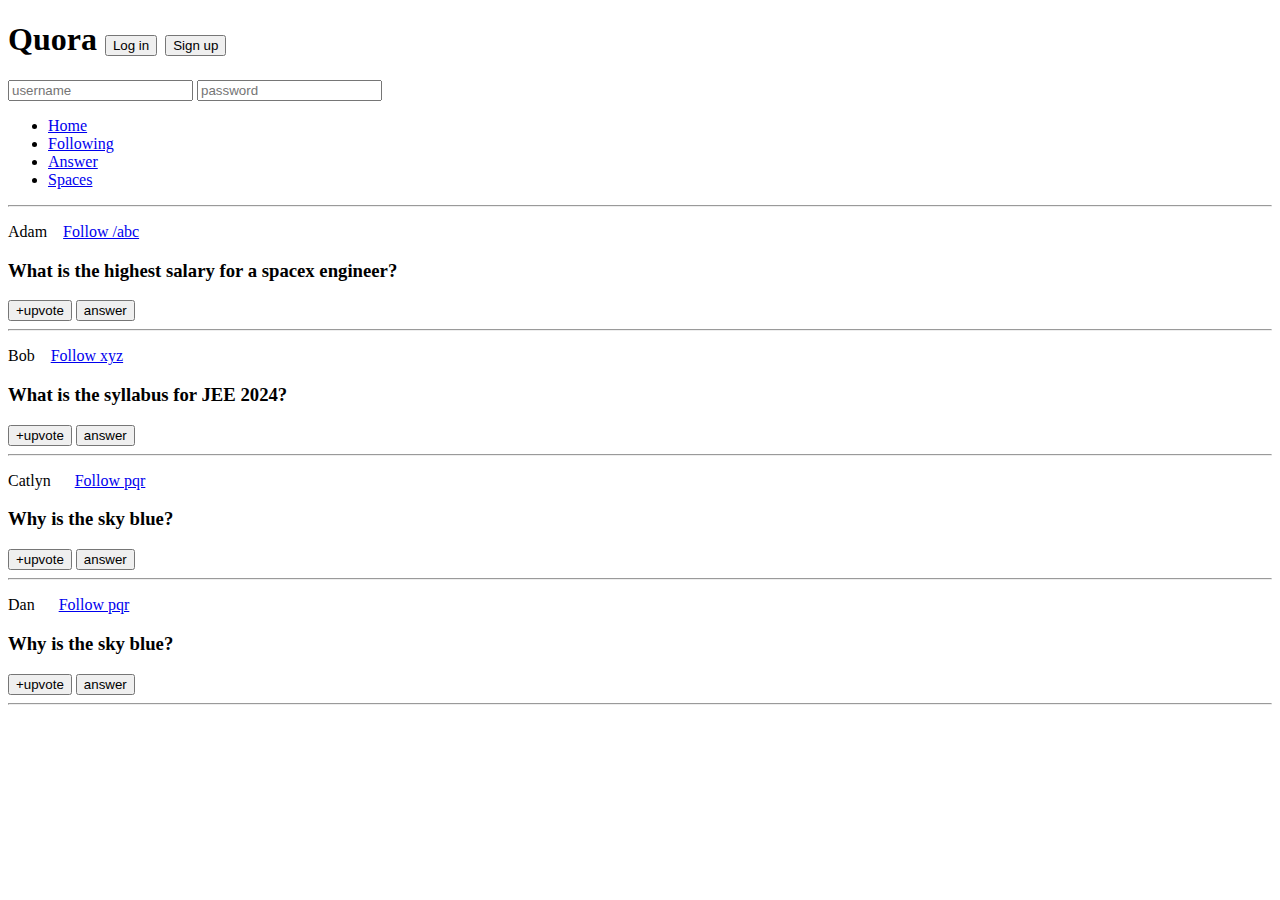
<file: index.html>
<!DOCTYPE html>
<html lang="en">
  <head>
    <meta charset="UTF-8" />
    <meta http-equiv="X-UA-Compatible" content="IE=edge" />
    <meta name="viewport" content="width=device-width, initial-scale=1.0" />
    <title>CSS Chapter2</title>
  </head>
  <body>
    <header>
        <h1>Quora 
            <button id="login">Log in</button>
            <button id="signup">Sign up</button>
        </h1>
        <div>
            <input type="text" placeholder="username">
            <input type="password" placeholder="password">
        </div>
        <nav>
            <ul>
                <li><a href="/home">Home</a></li>
                <li><a href="/following">Following</a></li>
                <li><a href="/answer">Answer</a></li>
                <li><a href="/spaces">Spaces</a></li>
            </ul>
        </nav>
        <hr>
    </header>
    <main>
        <p>
        Adam &nbsp;&nbsp;
        <a class="follow" href="/adam">Follow /abc</a></span>
        </p>
        <h3>What is the highest salary for a spacex engineer?</h3>
        <span>
            <button>+upvote</button>
            <button>answer</button>
        </span>
        <hr />

        <p>
        Bob &nbsp;&nbsp;
        <a class="follow" href="/bob">Follow xyz</a>
        </p>
        <h3>What is the syllabus for JEE 2024?</h3>
        <span>
            <button>+upvote</button>
            <button>answer</button>
        </span>
        <hr />

        <p>
        Catlyn &nbsp;&nbsp;&nbsp;&nbsp;
        <a class="follow" href="/catlyn">Follow pqr</a>
        </p>
        <h3>Why is the sky blue?</h3>
        <span>
            <button>+upvote</button>
            <button>answer</button>
        </span>
        <hr />

        <p>
            Dan &nbsp;&nbsp;&nbsp;&nbsp;
            <a class="follow" href="/dan">Follow pqr</a>
            </p>
            <h3>Why is the sky blue?</h3>
            <span>
                <button>+upvote</button>
                <button>answer</button>
            </span>
            <hr />
    </main>
  </body>
</html>
</file>
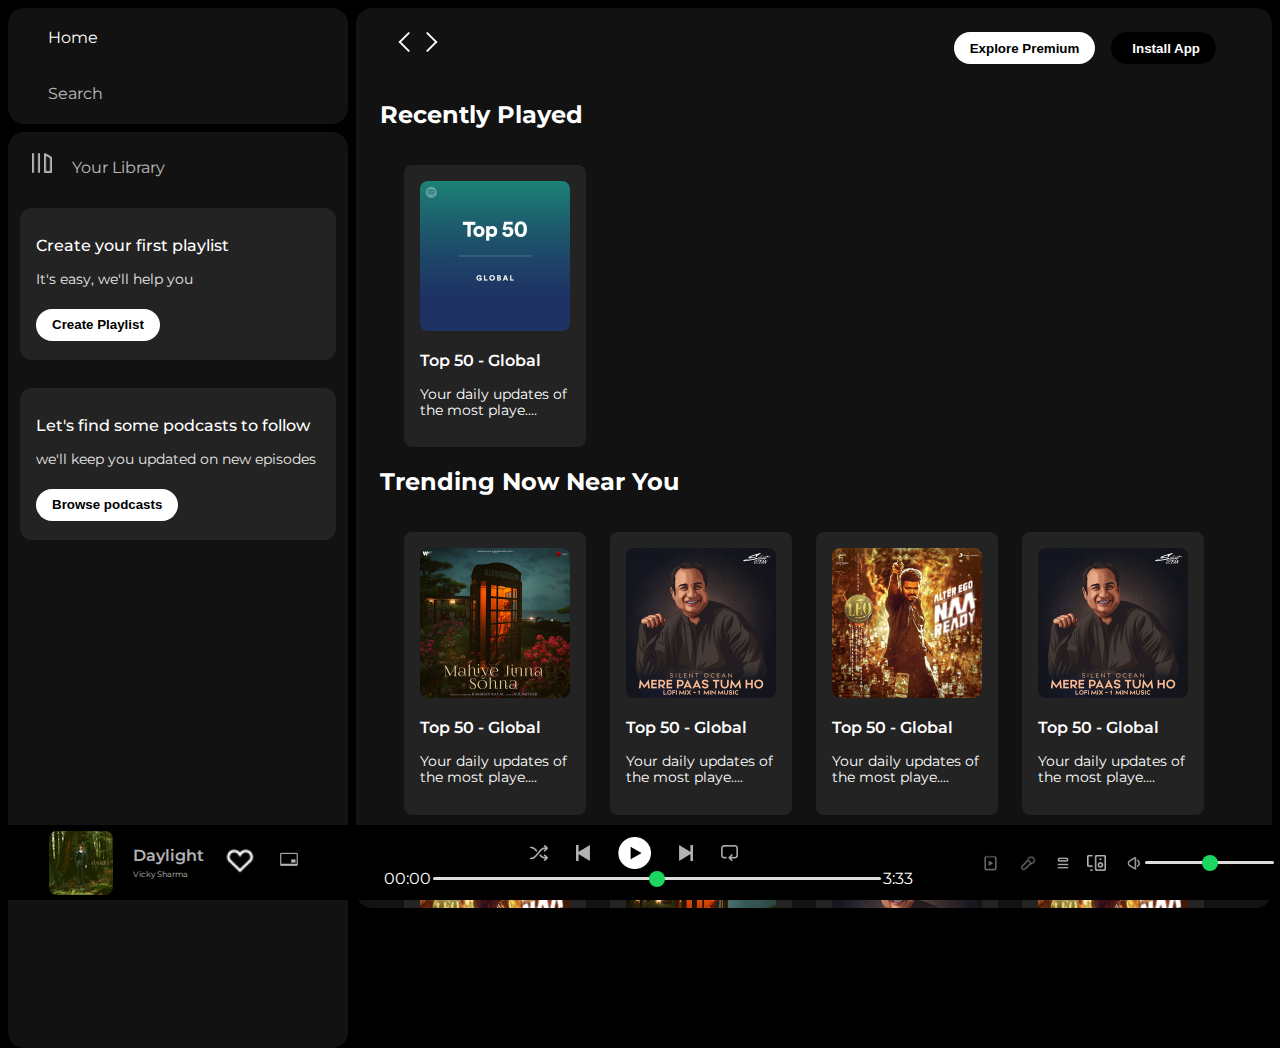
<file: spotify_clone/index.html>
<!DOCTYPE html>
<html lang="en">
<head>
    <meta charset="UTF-8">
    <meta name="viewport" content="width=device-width, initial-scale=1.0">
    <link rel="stylesheet" href="https://cdnjs.cloudflare.com/ajax/libs/font-awesome/6.4.2/css/all.min.css" integrity="sha512-z3gLpd7yknf1YoNbCzqRKc4qyor8gaKU1qmn+CShxbuBusANI9QpRohGBreCFkKxLhei6S9CQXFEbbKuqLg0DA==" crossorigin="anonymous" referrerpolicy="no-referrer" />
    <link rel="icon" href="./assets/logo.png">
    <link rel="stylesheet" href="style.css">
    <title>Spotify - Web Player: Music for everyone</title>
    <link rel="preconnect" href="https://fonts.googleapis.com">
    <link rel="preconnect" href="https://fonts.gstatic.com" crossorigin>
    <link href="https://fonts.googleapis.com/css2?family=Montserrat:wght@300;400;500;600;700&display=swap" rel="stylesheet">
</head>
    <div class="main">
        <div class="sidebar">
            <div class="nav">
                <div class="nav-option" style="opacity: 1;">
                    <i class="fa-solid fa-house"></i>
                    <a href="#">Home</a>
                </div>
                <div class="nav-option">
                    <i class="fa-solid fa-magnifying-glass"></i>
                    <a href="#">Search</a>
                </div>
            </div>
            <div class="library">
                <div class="options">
                    <div class="lib-option nav-option">
                        <img src="./assets/library_icon.png">
                        <a href="#">Your Library</a>
                    </div>
                    <div class="icons">
                        <i class="fa-solid fa-plus"></i>
                        <i class="fa-solid fa-arrow-right"></i>
                    </div>
                </div>
                <div class="lib-box">
                    <div class="box">
                        <p class="box-p1">Create your first playlist</p>
                        <p class="box-p2">It's easy, we'll help you</p>
                        <button class="badge">Create Playlist</button>
                    </div>
                    <div class="box">
                        <p class="box-p1">Let's find some podcasts to follow</p>
                        <p class="box-p2">we'll keep you updated on new episodes</p>
                        <button class="badge">Browse podcasts</button>
                    </div>
                </div>
                
            </div>
        </div>
        <div class="main-content">
            <div class="sticky-nav">
                <div class="sticky-nav-icons">
                    <img src="./assets/backward_icon.png">
                    <img src="./assets/forward_icon.png" class="hide">
                </div>
                <div class="sticky-nav-option">
                    <button class="badge nav-item hide">Explore Premium</button>
                    <button class="badge nav-item dart-badge"><i class="fa-solid fa-download" style="margin-right: 5px;"></i> Install App</button>
                    <i class="fa-solid fa-user nav-item"></i>
                </div>
                
            </div>
            <h2>Recently Played</h2>
            <div class="card-container">
                <div class="card">
                    <img src="./assets/card1img.jpeg" class="card-img">
                    <p class="card-title">Top 50 - Global</p>
                    <p class="card-info">Your daily updates of the most playe....</p>
                </div>
            </div>
            <h2>Trending Now Near You</h2>
            <div class="card-container">
                <div class="card">
                    <img src="./assets/card2img.jpeg" class="card-img">
                    <p class="card-title">Top 50 - Global</p>
                    <p class="card-info">Your daily updates of the most playe....</p>
                </div>
                <div class="card">
                    <img src="./assets/card3img.jpeg" class="card-img">
                    <p class="card-title">Top 50 - Global</p>
                    <p class="card-info">Your daily updates of the most playe....</p>
                </div>
                <div class="card">
                    <img src="./assets/card4img.jpeg" class="card-img">
                    <p class="card-title">Top 50 - Global</p>
                    <p class="card-info">Your daily updates of the most playe....</p>
                </div>
                <div class="card">
                    <img src="./assets/card3img.jpeg" class="card-img">
                    <p class="card-title">Top 50 - Global</p>
                    <p class="card-info">Your daily updates of the most playe....</p>
                </div>
                <div class="card">
                    <img src="./assets/card4img.jpeg" class="card-img">
                    <p class="card-title">Top 50 - Global</p>
                    <p class="card-info">Your daily updates of the most playe....</p>
                </div>
                <div class="card">
                    <img src="./assets/card2img.jpeg" class="card-img">
                    <p class="card-title">Top 50 - Global</p>
                    <p class="card-info">Your daily updates of the most playe....</p>
                </div>
                <div class="card">
                    <img src="./assets/card3img.jpeg" class="card-img">
                    <p class="card-title">Top 50 - Global</p>
                    <p class="card-info">Your daily updates of the most playe....</p>
                </div>
                <div class="card">
                    <img src="./assets/card4img.jpeg" class="card-img">
                    <p class="card-title">Top 50 - Global</p>
                    <p class="card-info">Your daily updates of the most playe....</p>
                </div>
                <div class="card">
                    <img src="./assets/card3img.jpeg" class="card-img">
                    <p class="card-title">Top 50 - Global</p>
                    <p class="card-info">Your daily updates of the most playe....</p>
                </div>
                <div class="card">
                    <img src="./assets/card4img.jpeg" class="card-img">
                    <p class="card-title">Top 50 - Global</p>
                    <p class="card-info">Your daily updates of the most playe....</p>
                </div>
            </div>
            <h2>Featured Charts</h2>
            <div class="card-container">
                <div class="card">
                    <img src="./assets/card5img.jpeg" class="card-img">
                    <p class="card-title">Top 50 - Global</p>
                    <p class="card-info">Your daily updates of the most playe....</p>
                </div>
                <div class="card">
                    <img src="./assets/card6img.jpeg" class="card-img">
                    <p class="card-title">Top 50 - Global</p>
                    <p class="card-info">Your daily updates of the most playe....</p>
                </div>
                <div class="card">
                    <img src="./assets/card1img.jpeg" class="card-img">
                    <p class="card-title">Top 50 - Global</p>
                    <p class="card-info">Your daily updates of the most playe....</p>
                </div>
            </div>
            <div class="footer">
                <div class="line"></div>
            </div>
        </div>
        <div class="music-player">
            <div class="album">
                <div class="album-main">
                    <img src="./Homework Assets/album_picture.jpeg" class="album-img">
                    <div class="album-content">
                        <p class="album-p1" style="font-weight: 600; font-size: 1rem;">Daylight</p>
                        <p class="album-p1">Vicky Sharma</p>
                    </div>
                    <div class="album-icon">
                        <img src="./Homework Assets/album_icon1.png" class="album-img-icon">
                        <img src="./Homework Assets/album_icon2.png" class="album-img-icon">
                    </div>
                </div>
            </div>
            <div class="player">
                <div class="player-controls">
                    <img src="./assets/player_icon1.png" class="player-control-icon">
                    <img src="./assets/player_icon2.png" class="player-control-icon">
                    <img src="./assets/player_icon3.png" class="player-control-icon" style="opacity: 1; height: 2rem;">
                    <img src="./assets/player_icon4.png" class="player-control-icon">
                    <img src="./assets/player_icon5.png" class="player-control-icon">
                </div>
                <div class="playback-bar">
                    <span class="curr-time">00:00</span>
                    <input type="range" min="0" max="100" class="progress-bar">
                    <span class="tot-time">3:33</span>
                </div>
            </div>
            <div class="controls">
                <div class="control-icon">
                    <div class="ctrl-icon">
                        <img src="./Homework Assets/controls_icon1.png" class="ctrl-icon-one">
                        <img src="./Homework Assets/controld_icon2.png" class="ctrl-icon-one">
                        <img src="./Homework Assets/controls_icon3.png" class="ctrl-icon-one" style="height: 1rem; margin-top: -5;">
                        <img src="./Homework Assets/controls_icon4.png" class="ctrl-icon-one" style="height: 1rem;">
                    </div>
                    
                    <div class="ctrl-icon-vol">
                        <img src="./Homework Assets/controls_icon5.png" style="height: 2rem;">
                        <input type="range" min="0" max="100" class="ctrl-progress-bar">
                    </div>

                </div>
            </div>
        </div>
    
    </div>
        
<body>
    
</body>
</html>
</file>
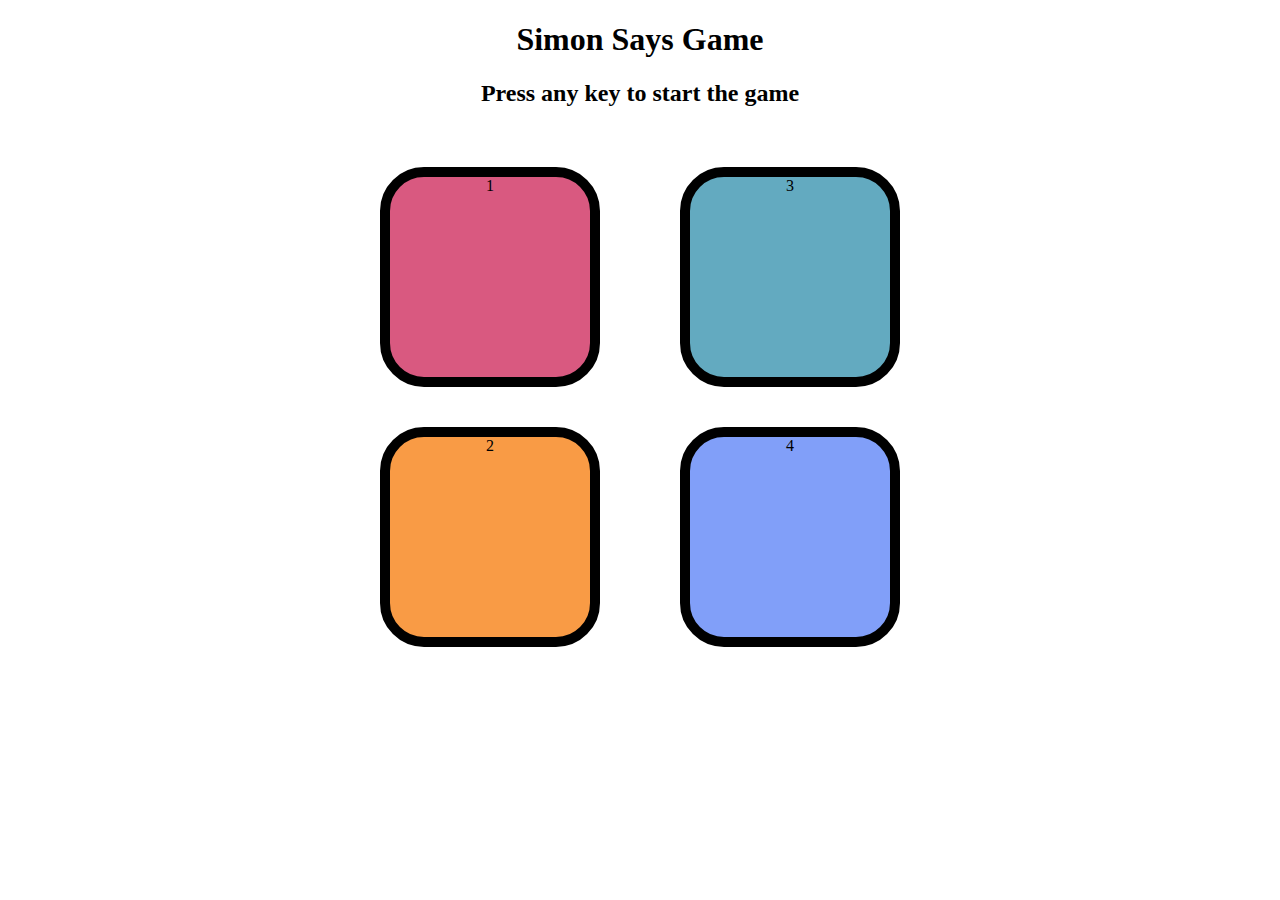
<file: Delta-main/JS/Simon Says/index.html>
<!DOCTYPE html>
<html lang="en">
  <head>
    <meta charset="UTF-8" />
    <meta name="viewport" content="width=device-width, initial-scale=1.0" />
    <title>Simon Says Game</title>
    <link rel="stylesheet" href="style.css" />
  </head>
  <body>
    <h1>Simon Says Game</h1>
    <h2>Press any key to start the game</h2>

    <div class="btn-container">
      <div class="line-one">
        <div class="btn red" type="button" id="red">1</div>
        <div class="btn yellow" type="button" id="yellow">2</div>
      </div>
      <div class="line-two">
        <div class="btn green" type="button" id="green">3</div>
        <div class="btn purple" type="button" id="purple">4</div>
      </div>
    </div>

    <script src="app.js"></script>
  </body>
</html>
</file>
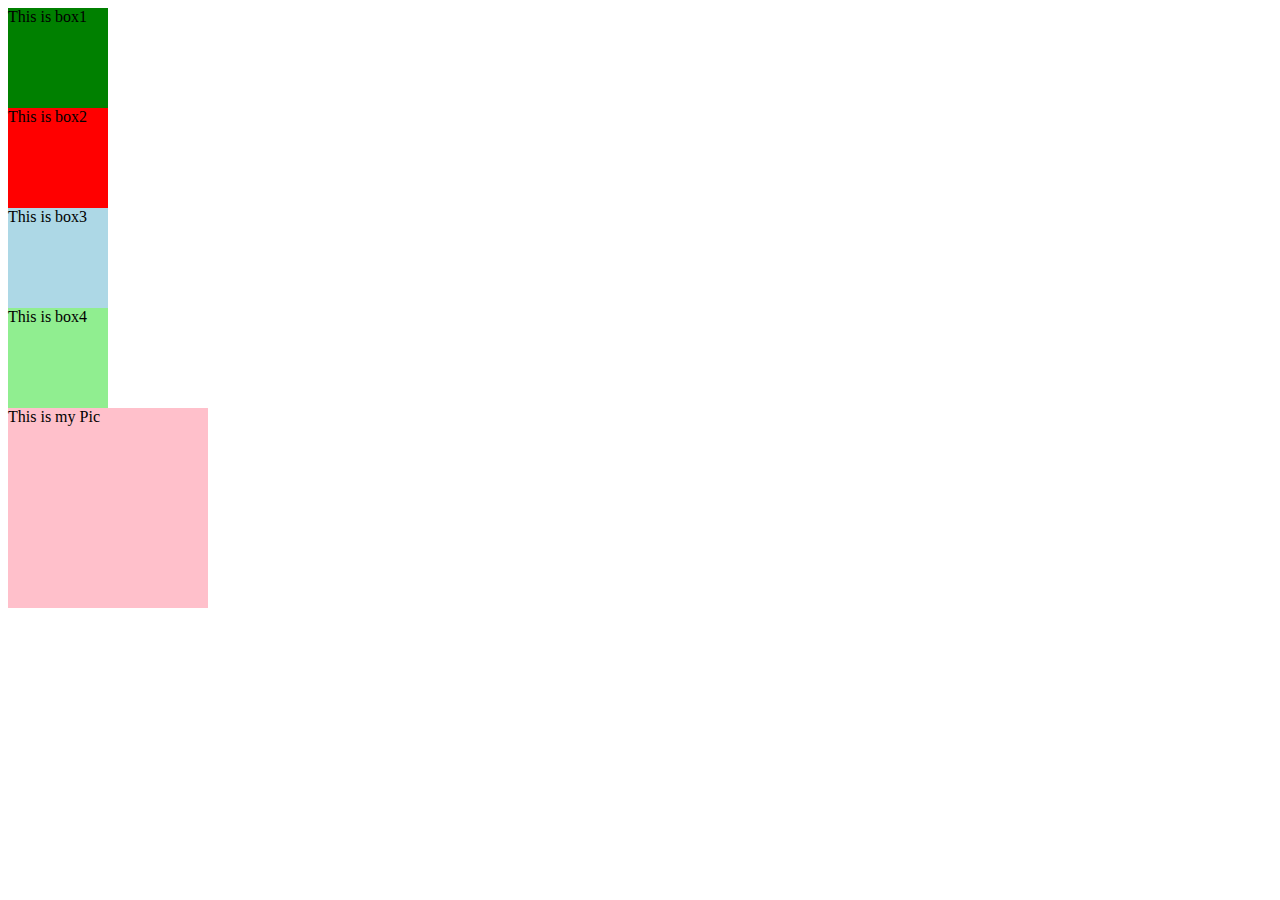
<file: Delta-main/CSS/Chapter4/Assignment/index.html>
<!DOCTYPE html>
<html lang="en">
  <head>
    <meta charset="UTF-8" />
    <meta http-equiv="X-UA-Compatible" content="IE=edge" />
    <meta name="viewport" content="width=device-width, initial-scale=1.0" />
    <title>CSS Assignment</title>
    <link rel="stylesheet" href="style.css" />
  </head>
  <body>
    <div id="box1">This is box1</div>
    <div id="box2">This is box2</div>
    <div id="box3">This is box3</div>
    <div id="box4">This is box4</div>
    <div id="myPic">This is my Pic</div>
  </body>
</html>
</file>
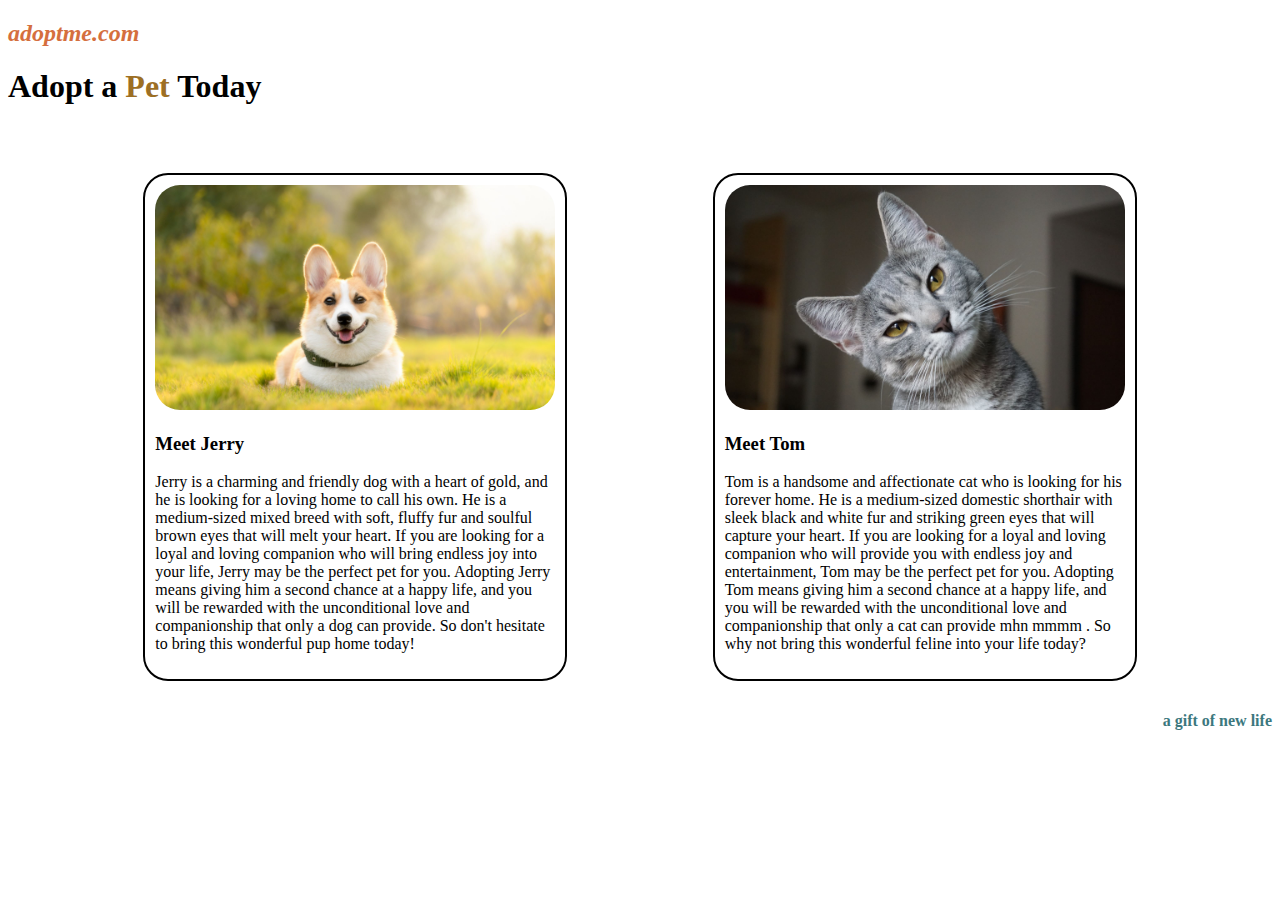
<file: Delta-main/CSS/Chapter6 (Pet Adoption)/Pet Adoption/index.html>
<!DOCTYPE html>
<html lang="en">
  <head>
    <meta charset="UTF-8" />
    <meta http-equiv="X-UA-Compatible" content="IE=edge" />
    <meta name="viewport" content="width=device-width, initial-scale=1.0" />
    <title>CSS</title>
    <link rel="stylesheet" href="style.css" />
  </head>
  <body>
    <h2><i>adoptme.com</i></h2>
    <h1>Adopt a <span>Pet</span> Today</h1>
    <br /><br />
    <div id="pets">
      <div class="card">
        <img src="dog.jpg" alt="jerry" />
        <h3>Meet Jerry</h3>
        <p>
          Jerry is a charming and friendly dog with a heart of gold, and he is
          looking for a loving home to call his own. He is a medium-sized mixed
          breed with soft, fluffy fur and soulful brown eyes that will melt your
          heart. If you are looking for a loyal and loving companion who will
          bring endless joy into your life, Jerry may be the perfect pet for
          you. Adopting Jerry means giving him a second chance at a happy life,
          and you will be rewarded with the unconditional love and companionship
          that only a dog can provide. So don't hesitate to bring this wonderful
          pup home today!
        </p>
      </div>
      <div class="card">
        <img src="cat.jpg" alt="tom" />
        <h3>Meet Tom</h3>
        <p>
          Tom is a handsome and affectionate cat who is looking for his forever
          home. He is a medium-sized domestic shorthair with sleek black and
          white fur and striking green eyes that will capture your heart. If you
          are looking for a loyal and loving companion who will provide you with
          endless joy and entertainment, Tom may be the perfect pet for you.
          Adopting Tom means giving him a second chance at a happy life, and you
          will be rewarded with the unconditional love and companionship that
          only a cat can provide mhn mmmm . So why not bring this wonderful
          feline into your life today?
        </p>
      </div>
    </div>
    <h4>a gift of new life</h4>
  </body>
</html>
</file>
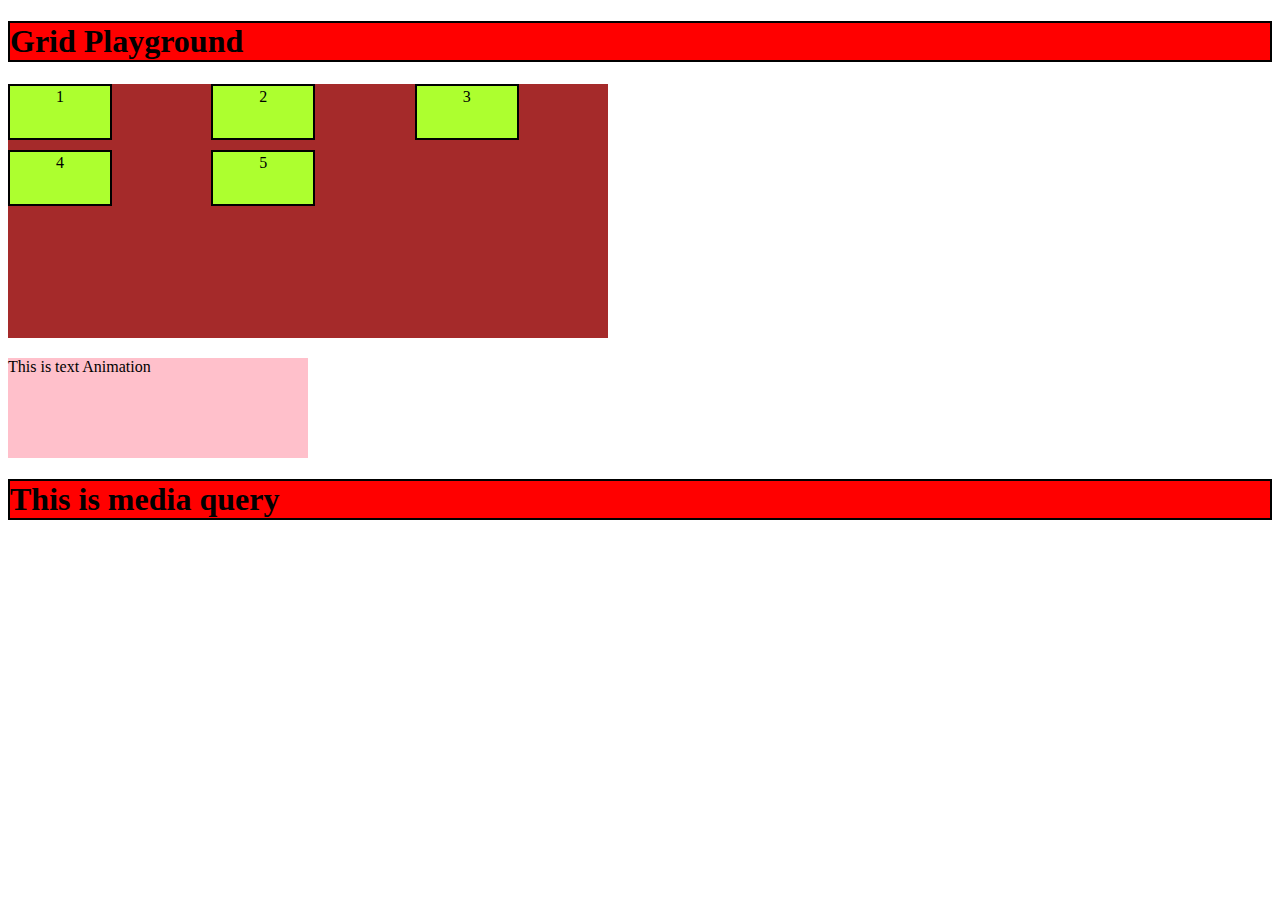
<file: gridindex.html>
<!DOCTYPE html>
<html lang="en">
<head>
    <meta charset="UTF-8">
    <meta name="viewport" content="width=device-width, initial-scale=1.0">
    <title>Document</title>
    <link rel="stylesheet" href="gridstyle.css" />
</head>
<body>
    <h1>Grid Playground</h1>
    <div class="container">
        <div class="item">1</div>
        <div class="item">2</div>
        <div class="item">3</div>
        <div class="item">4</div>
        <div class="item">5</div>
    </div>
    <div class="box">This is text Animation</div>

    <h1>This is media query</h1>
    
</body>
</html>
</file>
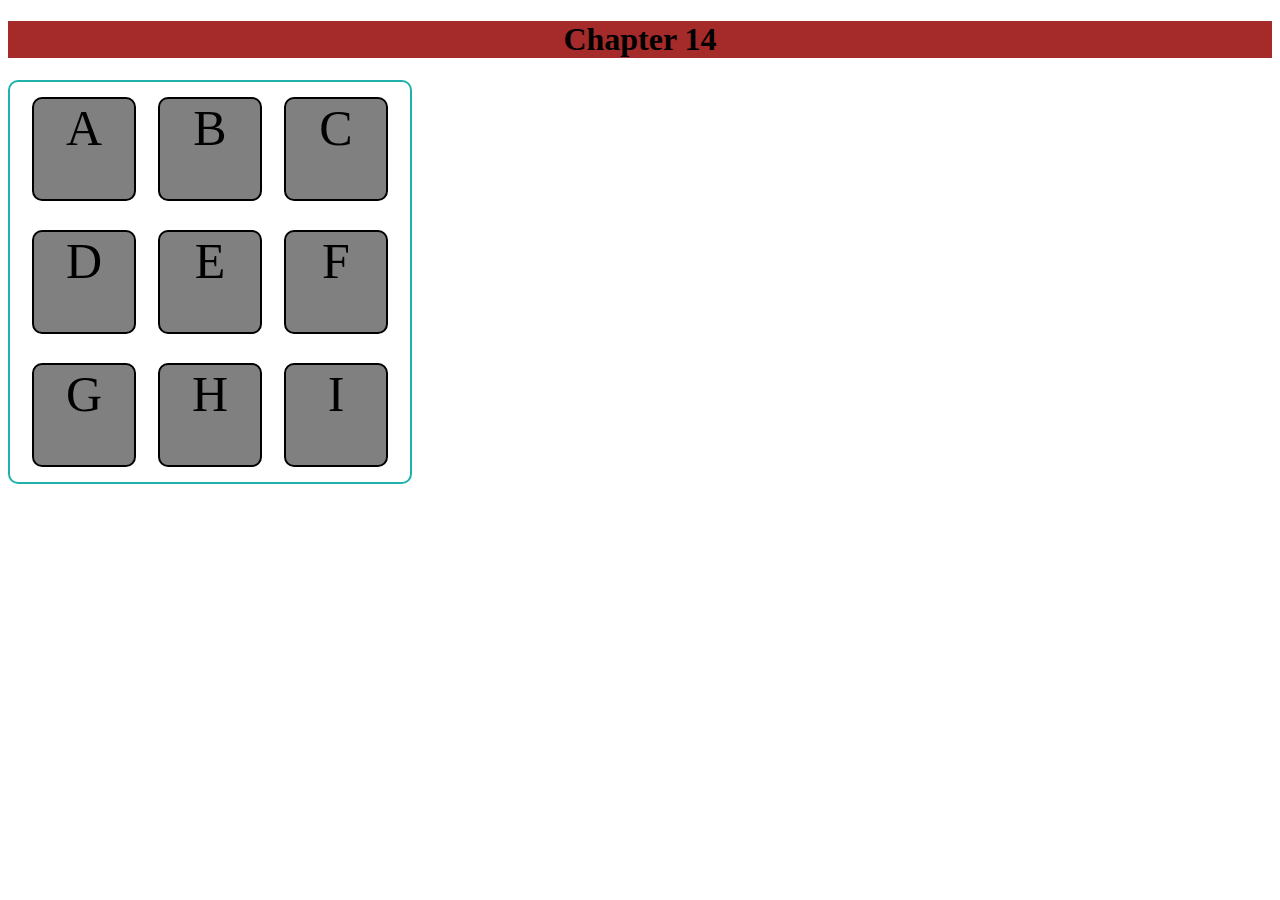
<file: index14.html>
<!DOCTYPE html>
<html lang="en">
<head>
    <meta charset="UTF-8">
    <meta name="viewport" content="width=device-width, initial-scale=1.0">
    <title>Document</title>
    <link rel="stylesheet" href="style14.css" />
</head>
<body>
    <h1>Chapter 14</h1>
    <!-- <div id="container">
        <div style="background-color: #9400d3;">violet</div>
        <div style="background-color: #4b0082;">indigo</div>
        <div style="background-color: #0000ff; height: 75px;" >blue</div>
        <div style="background-color: #00ff00;">green</div>
        <div style="background-color: #ffff00;">yellow</div>
        <div id="org" style="background-color: #ff7f00; height: 200px;">orange</div>
        <div style="background-color: #ff0000;">red</div>
    </div> -->

    <div id="container">
        <div class="box">A</div>
        <div class="box">B</B></div>
        <div class="box">C</div>
        <div class="box">D</div>
        <div class="box">E</div>
        <div class="box">F</div>
        <div class="box">G</div>
        <div class="box">H</div>
        <div class="box">I</div>
    </div>
</body>
</html>
</file>
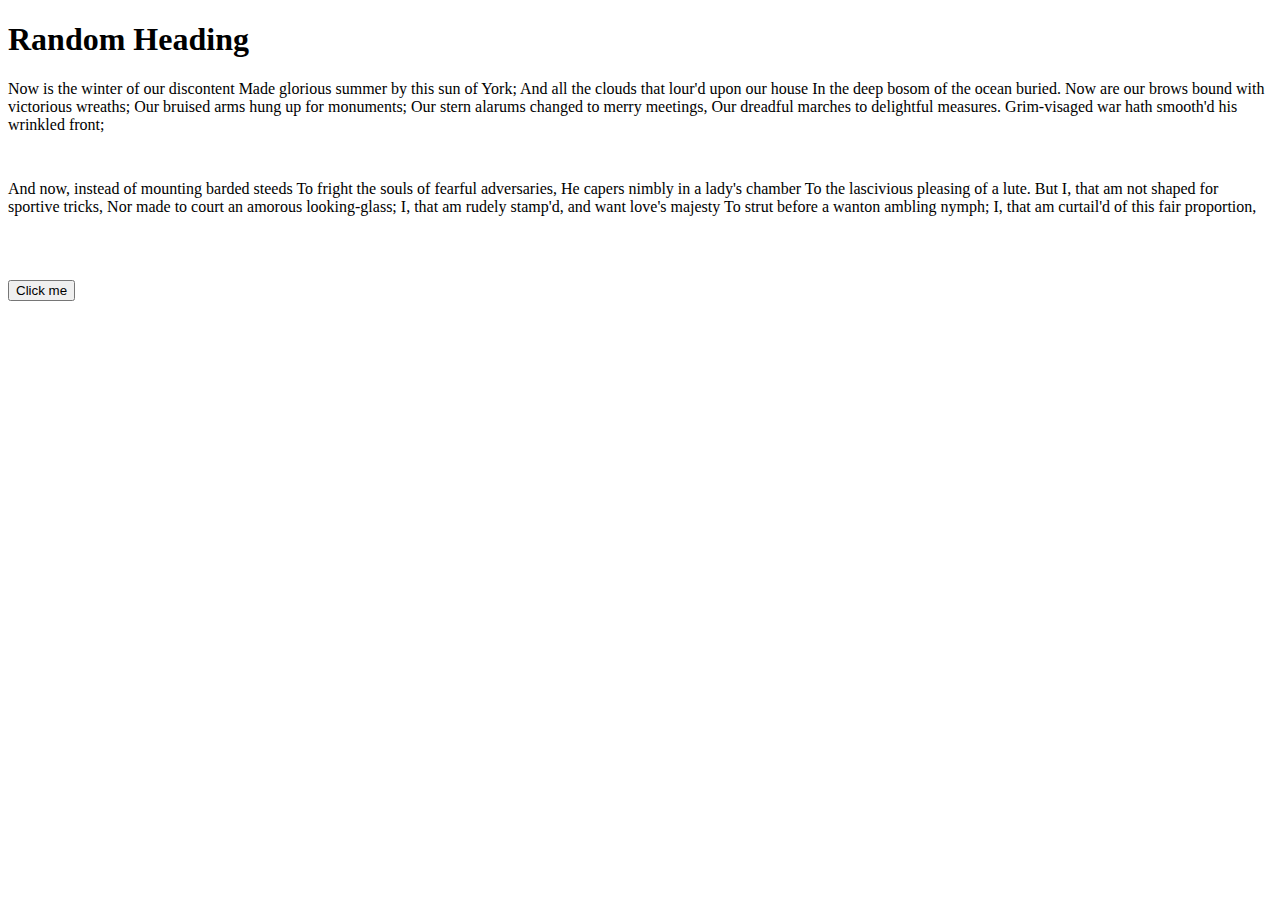
<file: index_css_part3.html>
<!DOCTYPE html>
<html lang="en">
  <head>
    <meta charset="UTF-8" />
    <meta http-equiv="X-UA-Compatible" content="IE=edge" />
    <meta name="viewport" content="width=device-width, initial-scale=1.0" />
    <title>CSS</title>
    <link rel="stylesheet" href="style_css_part3.css" />
  </head>
  <body>
    <h1>Random Heading</h1>
    <div>
      Now is the winter of our discontent Made glorious summer by this sun of
      York; And all the clouds that lour'd upon our house In the deep bosom of
      the ocean buried. Now are our brows bound with victorious wreaths; Our
      bruised arms hung up for monuments; Our stern alarums changed to merry
      meetings, Our dreadful marches to delightful measures. Grim-visaged war
      hath smooth'd his wrinkled front;
    </div>
    <div>
      And now, instead of mounting barded steeds To fright the souls of fearful
      adversaries, He capers nimbly in a lady's chamber To the lascivious
      pleasing of a lute. But I, that am not shaped for sportive tricks, Nor
      made to court an amorous looking-glass; I, that am rudely stamp'd, and
      want love's majesty To strut before a wanton ambling nymph; I, that am
      curtail'd of this fair proportion,
    </div>
    <button>Click me</button>
  </body>
</html>
</file>
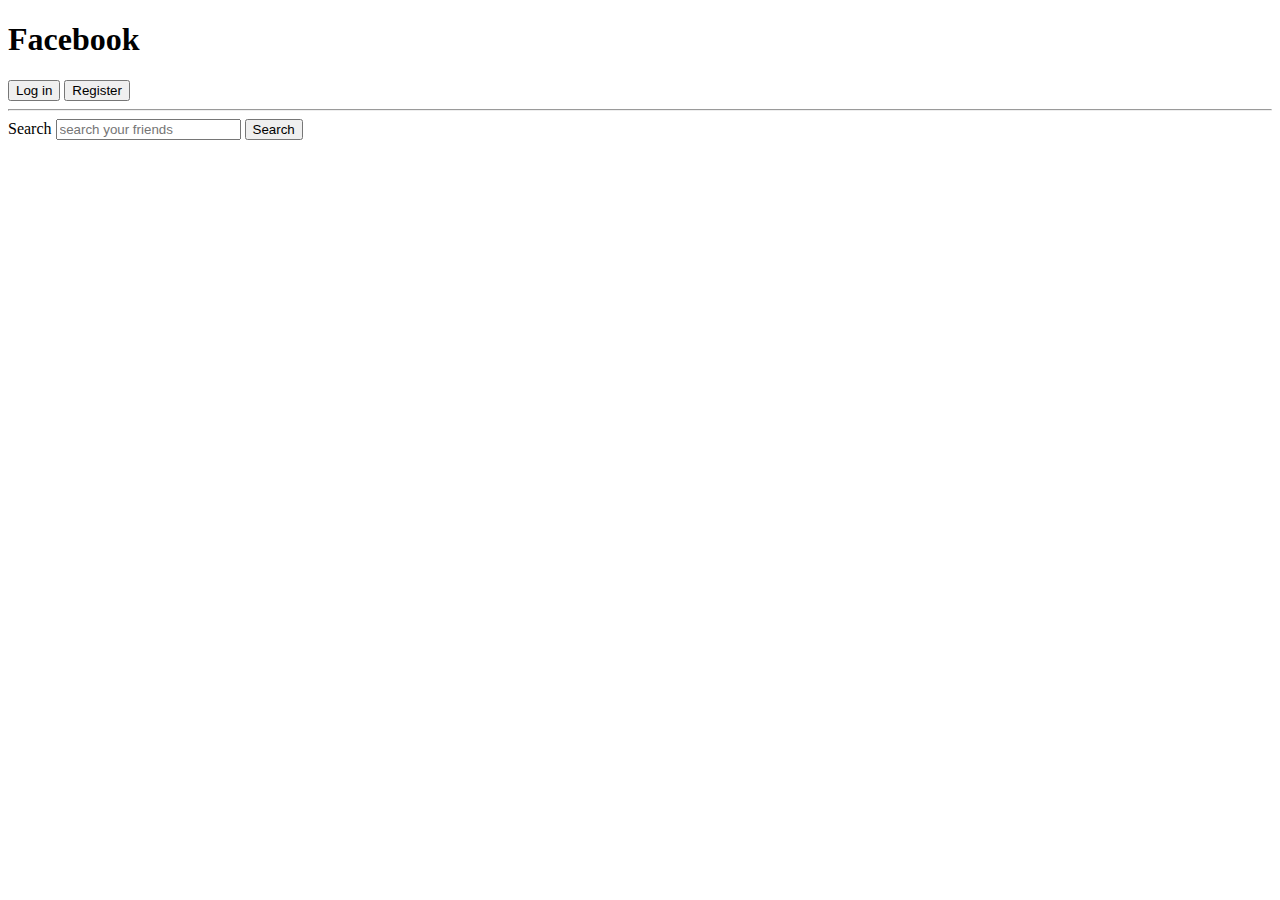
<file: PracticeQs.html>
<!DOCTYPE html>
<html lang="en">
  <head>
    <meta charset="UTF-8" />
    <meta http-equiv="X-UA-Compatible" content="IE=edge" />
    <meta name="viewport" content="width=device-width, initial-scale=1.0" />
    <title>Practice Qs</title>
  </head>
  <body>
    <h1>Facebook</h1>
    <button class="userbtn">Log in</button>
    <button class="userbtn">Register</button>
    <hr />
    <label for="search">Search</label>
    <input placeholder="search your friends" id="search" />
    <button id="searchbtn">Search</button>
  </body>
</html>
</file>
<file: spotify_clone/style.css>
body {
    font-family: 'Montserrat', sans-serif;
    margin: 0;
    background-color: black;
    color: white;
    overflow: hidden;
}

.main {
    display: flex;
    height: 100vh;
    padding: 0.5rem;
}

.sidebar {
    background-color: black;
    width: 340px;
    border-radius: 1rem;
    margin-right: 0.5rem;
}

.main-content {
    background-color: #121212;
    flex: 1;
    border-radius: 1rem;
    overflow: auto;
    padding: 0 1.5rem 0 1.5rem;
}

.music-player {
    background-color: black;
    position: fixed;
    bottom: 0;
    height: 75px;
    width: 100%;
}

a {
    text-decoration: none;
    color: white;
}

.nav {
    background-color: #121212;
    border-radius: 1rem;
    display: flex;
    flex-direction: column;
    justify-content: center;
    height: 100px;
    padding: 0.5rem 0.75rem;
    
}

.nav-option {
    line-height: 2.5rem;
    opacity: 0.7;
    padding: 0.5rem 0.75rem;
}

.nav-option:hover {
    line-height: 2.5rem;
    opacity: 1;
}


.nav-option i {
    font-size: 1.25;
}

.nav-option a {
    font-size: 1rem;
    margin-left: 1rem;
}


.library {
    background-color: #121212;
    border-radius: 1rem;
    height: 100%;
    margin-top: 0.5rem;
    padding: 0.5rem 0.75rem;
}

.options {
    display: flex;
    justify-content: space-between;
    align-items: center;

}

.lib-option img {
    height: 1.25rem;
    width: 1.25rem;

}

.icons {
    font-size: 1.25rem;
    display: flex;
}

.icons i {
    opacity: 0.5;
    margin-right: 1rem;
}

.icons i:hover {
    opacity: 1;
}

.box {
    background-color: #232323;
    height: 8rem;
    border-radius: 0.75rem;
    margin: 0.75rem 0 1.75rem 0;
    padding: 0.75rem 1rem;
}

.box-p1 {
    font-size: 1rem;
    font-weight: 500;
}

.box-p2 {
    font-size: 0.85rem;
    opacity: 0.9;
}

.badge {
    background-color: white;
    border: none;
    border-radius: 100px;
    padding: 0.25rem 1rem;
    font-weight: 700;
    margin-top: 0.5rem;
    height: 2rem;
    width: fit-content;
}

.dart-badge {
    background-color: black;
    color: white;
}

.sticky-nav {
    position: sticky;
    top: 0;
    background-color: #121212;
    display: flex;
    justify-content: space-between;
    align-items: center;
    padding: 1rem 0 1rem 0;
    z-index: 10;
}

.sticky-nav-icons {
    margin-left: 0.75rem;
}

.sticky-nav-option {
    display: flex;
    justify-content: center;
    align-items: center;
}

.nav-item {
    margin-right: 1rem;
}

@media (max-width: 1000px) {
    .hide {
        display: none;
    }
}

.card {
    background-color: #232323;
    width: 150px;
    border-radius: 0.5rem;
    padding: 1rem;
    margin-left: 1.5rem;
    margin-top: 1rem;
}

.card-container {
    display: flex;
    flex-wrap: wrap;
    
}

.card-img {
    width: 100%;
    border-radius: 0.5rem;
}

.card-title {
    font-weight: 600;
}

.card-info {
    font-size: 0.85rem;
}

.footer {
    height: 300px;
    display: flex;
    align-items: center;
    justify-content: center;
}

.line {
    width: 90%;
    height: 50%;
    border-top: 1px solid white;
    opacity: 0.4;
}


.music-player{
    display: flex;
    justify-content: space-between;
    align-items: center;
}

.album {
    width: 25%;
}

.player {
    width: 50%;
    
}

.controls {
    width: 25%;
}

.player-control-icon {
    height: 1rem;
    margin-right: 1.75rem;
    opacity: 0.7;
}

.player-control-icon:hover {
    opacity: 1;
}


.player-controls {
    display: flex;
    justify-content: center;
    align-items: center;
}

.playback-bar {
    display: flex;
    justify-content: center;
    align-items: center;
}

.progress-bar {
    width: 70%;
    appearance: none;
    background-color: transparent;
    cursor: pointer;
}

.progress-bar::-webkit-slider-runnable-track {
    background-color: #ddd;
    border-radius: 100px;
    height: 0.2rem;
}

.progress-bar::-webkit-slider-thumb {
    appearance: none;
    height: 1rem;
    width: 1rem;
    background-color: #1bd760;
    border-radius: 50%;
    margin-top: -6px;
}


.ctrl-icon-one {
    height: 2rem;
    margin-right: 1rem;
    opacity: 0.7;
}

.ctrl-icon-one:hover {
    opacity: 1;
}



.control-icon {
    display: flex;
    justify-content: center;
    align-items: center;
}


.ctrl-progress-bar {
    appearance: none;
    background-color: transparent;
    cursor: pointer;
}

.ctrl-progress-bar::-webkit-slider-runnable-track {
    background-color: #ddd;
    border-radius: 100px;
    height: 0.2rem;
}

.ctrl-progress-bar::-webkit-slider-thumb {
    appearance: none;
    height: 1rem;
    width: 1rem;
    background-color: #1bd760;
    border-radius: 50%;
    margin-top: -6px;
}

.ctrl-icon-vol {
    display: flex;
    justify-content: center;
    align-items: center;
}

.ctrl-icon {
    display: flex;
    justify-content: center;
    align-items: center;
}

.album-main {
    display: flex;
    justify-content: center;
    align-items: center;
    margin-left: 1rem;
}

.album-img-icon {
    height: 2rem;
    margin-left: 1rem;
}

.album-content {
    margin-left: 1rem;
}


.album-p1 {
    opacity: 0.7;
    font-size: 0.5rem;
    margin: 0.25rem;
}

.album-img {
    border-radius: 0.5rem;
}
</file>
<file: Delta-main/JS/Simon Says/style.css>
body {
  text-align: center;
}

.btn {
  height: 200px;
  width: 200px;
  border-radius: 20%;
  border: 10px solid black;
  margin: 2.5rem;
}

.btn-container {
  display: flex;
  justify-content: center;
}

.yellow {
  background-color: #f99b45;
}

.red {
  background-color: #d95980;
}

.purple {
  background-color: #819ff9;
}

.green {
  background-color: #63aac0;
}

.flash {
  background-color: white;
}

.userflash {
  background-color: green;
}
</file>
<file: Delta-main/CSS/Chapter4/Assignment/style.css>
/* Qs1. Add a 2s transition on box1 for width changes.
       It should have 'ease-in' speed curve & 0.5s delay  */

#box1 {
  width: 100px;
  height: 100px;
  background: green;
}

#box1:hover {
  width: 600px;
}

/* Qs2. Using transform, move box2 200px to the right  & 
        200px down. Also rotate it 90deg.*/

#box2 {
  width: 100px;
  height: 100px;
  background: red;
}

/* Qs3. Using transform, skew box3 20deg along the x axis.*/

#box3 {
  width: 100px;
  height: 100px;
  background: lightblue;
}

/* Qs4. Set a 2px horizontal & 2px vertical, green shadow 
        for box4, with a 5px blur radius.*/

#box4 {
  width: 100px;
  height: 100px;
  background: lightgreen;
}

/* Qs5. Set Your picture or any picture as the background of the div
        "myPic". Also, set transparency of this div to 50%. */

#myPic {
  width: 200px;
  height: 200px;
  background: pink;
}
</file>
<file: Delta-main/CSS/Chapter6 (Pet Adoption)/Pet Adoption/style.css>
.card {
  width: 400px;
  border: 2px solid black;
  border-radius: 25px;
  padding: 10px;
  margin: 10px;
}

img {
  width: 100%;
  border-radius: 25px;
}

h2 {
  color: #d56f3e;
}

span {
  color: #9d6f24;
}

h4 {
  text-align: right;
  color: #3c787e;
}

#pets {
  display: flex;
  justify-content: space-evenly;
}
</file>
<file: gridstyle.css>
.container {
    width: 600px;
    height: 300;
    background-color: brown;
    display: grid;
    /* grid-template-rows: 50px 50px 50px 50px 50px; */
    /* grid-template-columns: 100px 100px 100px; */
    grid-template-rows: repeat(4, 1fr);
    grid-template-columns: repeat(3, 1fr);
    row-gap: 10px;
    column-gap: 10px;
    justify-items: start;
}

.item {
    width: 100px;
    height: 50px;
    background-color: greenyellow;
    font-size: 20;
    text-align: center;
    padding-top: 2px;
    border: 2px solid black;
}


.box {
    height: 100px;
    width: 300px;
    background-color: pink;
    margin-top: 20px;
    /* animation-name: fontAnimation;
    animation-duration: 2s;
    animation-timing-function: ease-in;
    animation-delay: 0s;
    animation-iteration-count: 3;
    animation-direction: normal; */
    animation: fontAnimation 2s ease-in 0s 3 normal;
}

@keyframes fontAnimation {
    form {font-size: 20px}
    to {font-size: 40px}
}

h1 {
    background-color: yellow;
    border: 2px solid black;
}

@media (min-width: 400px) {
    h1 {
        background-color: red;
    }
}
</file>
<file: style14.css>
h1 {
    background-color: brown;
    text-align: center;
    text-decoration-color: white;
}

/* #container {
    height: 600px;
    width: 80;
    background-color: azure;
    margin: 10px auto;
    border: 2px solid black;
    display: flex;
    flex-direction: row;
    justify-content: flex-start;
    flex-wrap: wrap;
    
    /* align-items: baseline; */

/* } */

/* #org {
    align-self: flex-start;
    flex-grow: 1;
    /* flex-basis: 50px; */
/* } */

/* #container div {
    height: 100px;
    width: 50px;
    color: white;
    text-align: center;
    font-size: 1.5em;
} */

#container {
    height: 400px;
    width: 400px;
    background-color: white;
    border: 2px solid lightseagreen;
    border-radius: 10px;
    display: flex;
    flex-wrap: wrap;
    justify-content: space-evenly;
    align-items: center;
}

.box {
    height: 100px;
    width: 100px;
    background-color:grey;
    border: 2px solid black;
    border-radius: 10px;
    font-size: 50px;
    text-align: center;
}
</file>
<file: style_css_part3.css>
div {
    height: 100px;
}
</file>
